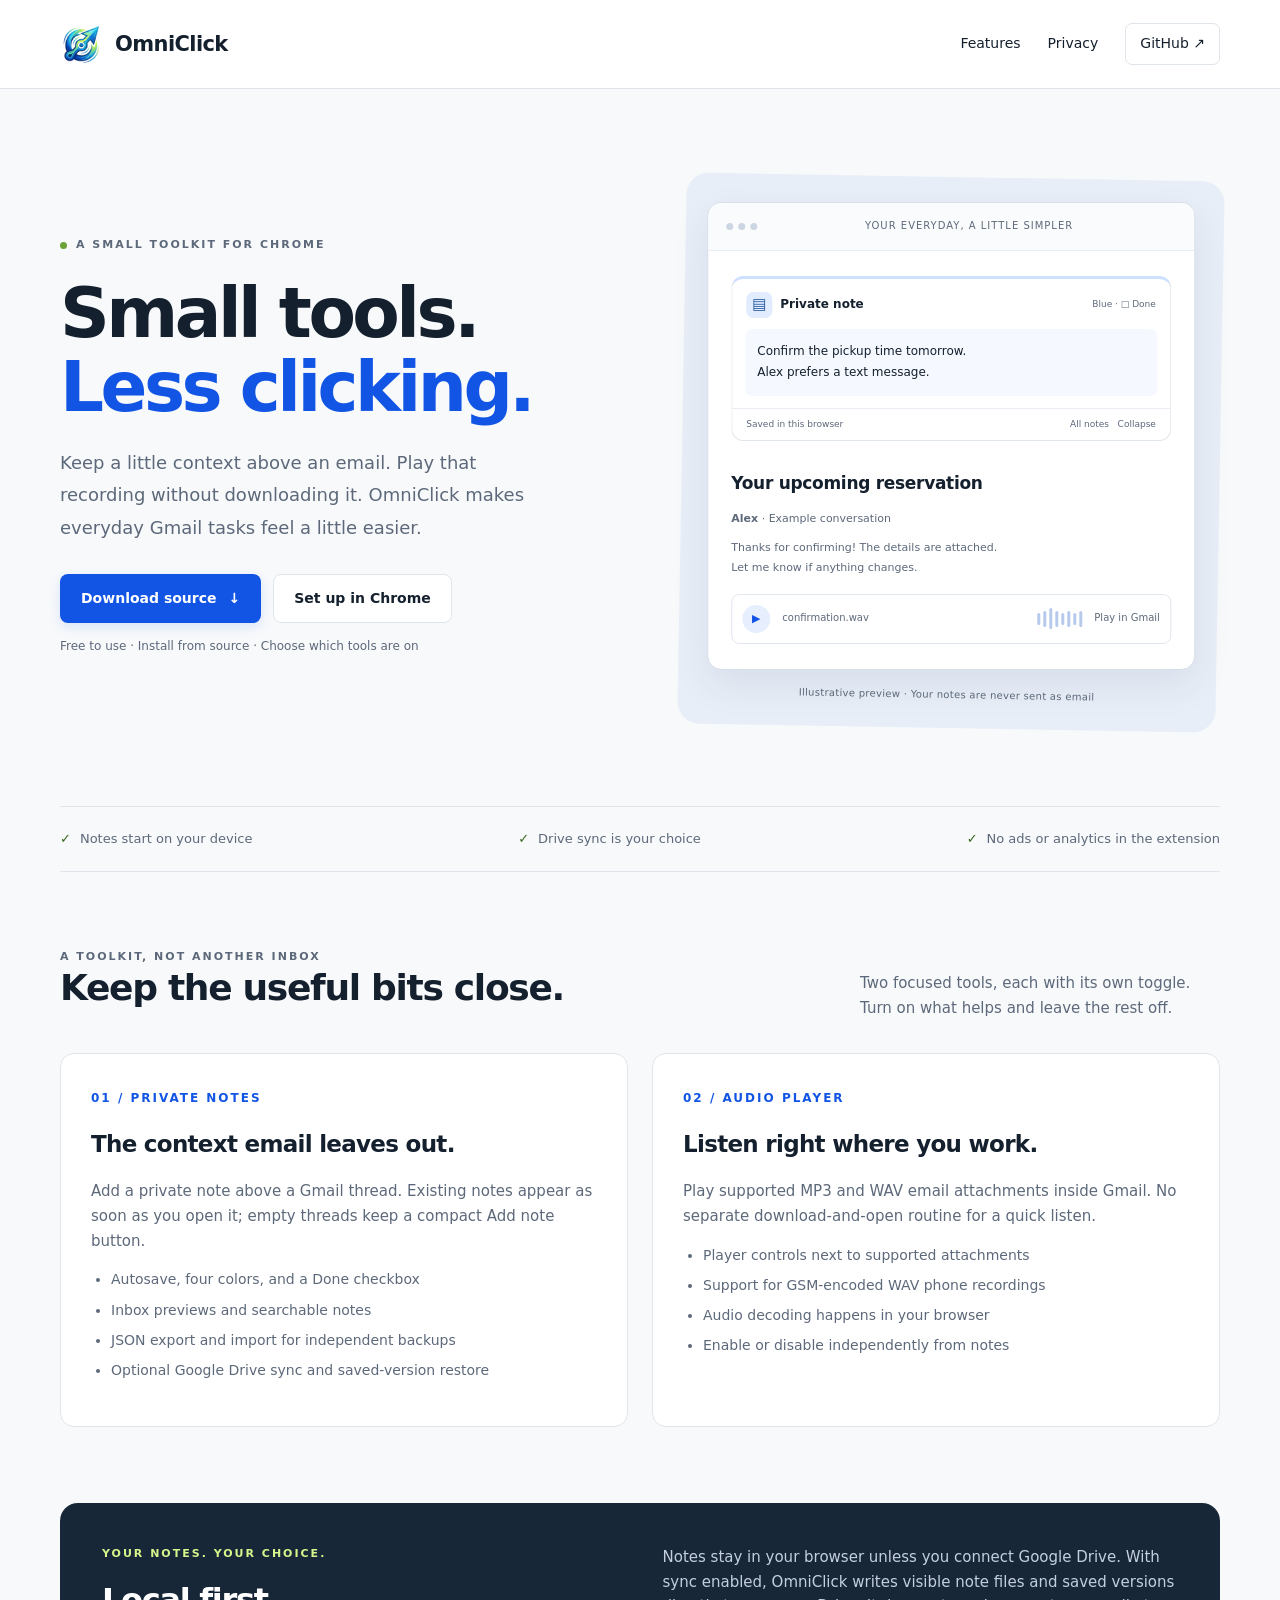
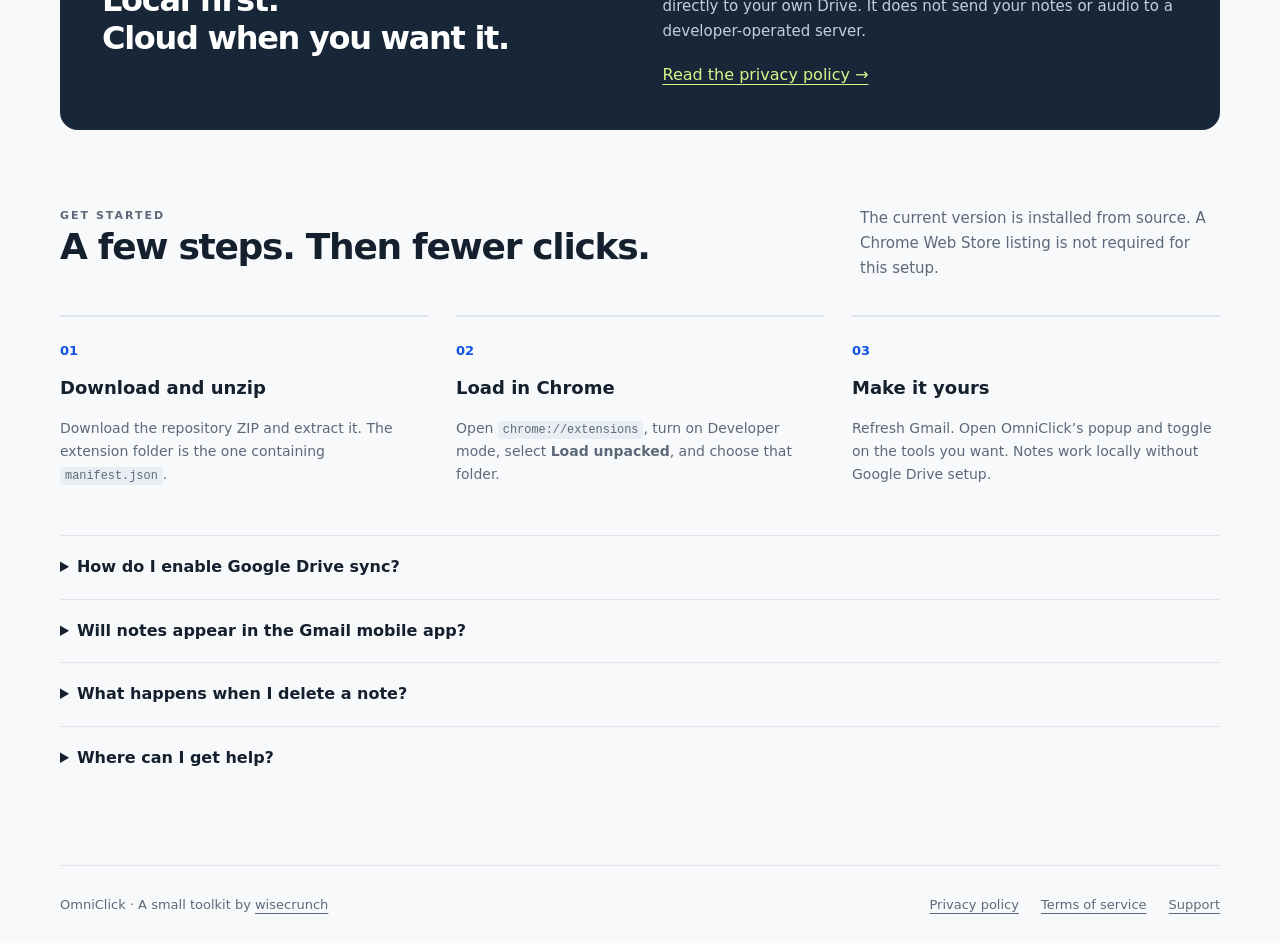
<file: docs/index.html>
<!doctype html>
<html lang="en">
<head>
  <meta charset="utf-8"><meta name="viewport" content="width=device-width,initial-scale=1">
  <title>OmniClick — Small tools. Less clicking.</title>
  <meta name="description" content="A lightweight Chrome extension for private Gmail notes, in-browser audio playback, and optional Google Drive note sync.">
  <meta name="theme-color" content="#1255e5"><link rel="canonical" href="https://wisecrunch.github.io/OmniClick/">
  <link rel="icon" href="assets/icon128.png"><link rel="stylesheet" href="styles.css">
</head>
<body>
<a class="skip" href="#main">Skip to content</a>
<header><div class="wrap nav"><a class="brand" href="./"><img src="assets/icon128.png" width="43" height="43" alt="">OmniClick</a><nav aria-label="Main navigation"><a href="#features">Features</a><a href="privacy.html">Privacy</a><a class="repo" href="https://github.com/wisecrunch/OmniClick">GitHub ↗</a></nav></div></header>
<main id="main">
<div class="wrap"><section class="hero" aria-labelledby="hero-title">
  <div><div class="eyebrow"><span class="dot"></span>A small toolkit for Chrome</div><h1 id="hero-title">Small tools.<br><em>Less clicking.</em></h1><p class="intro">Keep a little context above an email. Play that recording without downloading it. OmniClick makes everyday Gmail tasks feel a little easier.</p><div class="cta-row"><a class="btn primary" href="https://github.com/wisecrunch/OmniClick/archive/refs/heads/main.zip">Download source <span aria-hidden="true">↓</span></a><a class="btn secondary" href="#get-started">Set up in Chrome</a></div><p class="fine">Free to use · Install from source · Choose which tools are on</p></div>
  <div class="hero-art"><div class="demo" aria-label="Illustration of a private note and an audio attachment in an example Gmail conversation"><div class="demo-top"><i></i><i></i><i></i><span>YOUR EVERYDAY, A LITTLE SIMPLER</span></div><div class="demo-body"><div class="note"><div class="note-head"><strong><span class="note-glyph" aria-hidden="true">▤</span>Private note</strong><small>Blue · □ Done</small></div><div class="note-text">Confirm the pickup time tomorrow.<br>Alex prefers a text message.</div><div class="note-foot"><span>Saved in this browser</span><span>All notes &nbsp; Collapse</span></div></div><h3>Your upcoming reservation</h3><p><strong>Alex</strong> · Example conversation</p><p>Thanks for confirming! The details are attached.<br>Let me know if anything changes.</p><div class="audio"><span class="play" aria-hidden="true">▶</span><span>confirmation.wav</span><span class="wave" aria-hidden="true"><i></i><i></i><i></i><i></i><i></i><i></i><i></i><i></i></span><span>Play in Gmail</span></div></div></div><p class="demo-label">Illustrative preview · Your notes are never sent as email</p></div>
</section><div class="ribbon"><span>Notes start on your device</span><span>Drive sync is your choice</span><span>No ads or analytics in the extension</span></div></div>
<section id="features" class="wrap section"><div class="section-title"><div><div class="eyebrow">A toolkit, not another inbox</div><h2>Keep the useful bits close.</h2></div><p>Two focused tools, each with its own toggle. Turn on what helps and leave the rest off.</p></div><div class="feature-grid"><article class="feature"><span class="number">01 / PRIVATE NOTES</span><h3>The context email leaves out.</h3><p>Add a private note above a Gmail thread. Existing notes appear as soon as you open it; empty threads keep a compact Add note button.</p><ul><li>Autosave, four colors, and a Done checkbox</li><li>Inbox previews and searchable notes</li><li>JSON export and import for independent backups</li><li>Optional Google Drive sync and saved-version restore</li></ul></article><article class="feature"><span class="number">02 / AUDIO PLAYER</span><h3>Listen right where you work.</h3><p>Play supported MP3 and WAV email attachments inside Gmail. No separate download-and-open routine for a quick listen.</p><ul><li>Player controls next to supported attachments</li><li>Support for GSM-encoded WAV phone recordings</li><li>Audio decoding happens in your browser</li><li>Enable or disable independently from notes</li></ul></article></div></section>
<section class="wrap" aria-labelledby="privacy-title"><div class="privacy-band"><div><div class="eyebrow">Your notes. Your choice.</div><h2 id="privacy-title">Local first.<br>Cloud when you want it.</h2></div><div><p>Notes stay in your browser unless you connect Google Drive. With sync enabled, OmniClick writes visible note files and saved versions directly to your own Drive. It does not send your notes or audio to a developer-operated server.</p><a href="privacy.html">Read the privacy policy →</a></div></div></section>
<section id="get-started" class="wrap section"><div class="section-title"><div><div class="eyebrow">Get started</div><h2>A few steps. Then fewer clicks.</h2></div><p>The current version is installed from source. A Chrome Web Store listing is not required for this setup.</p></div><div class="steps"><article class="step"><b>01</b><h3>Download and unzip</h3><p>Download the repository ZIP and extract it. The extension folder is the one containing <code>manifest.json</code>.</p></article><article class="step"><b>02</b><h3>Load in Chrome</h3><p>Open <code>chrome://extensions</code>, turn on Developer mode, select <strong>Load unpacked</strong>, and choose that folder.</p></article><article class="step"><b>03</b><h3>Make it yours</h3><p>Refresh Gmail. Open OmniClick’s popup and toggle on the tools you want. Notes work locally without Google Drive setup.</p></article></div><details class="faq"><summary>How do I enable Google Drive sync?</summary><p>Open <strong>Google Drive sync</strong> in the extension popup and follow its Google sign-in setup. Source installations require a Google Cloud project, the Drive API, and a Chrome Extension OAuth client matching the extension ID. See the <a href="https://github.com/wisecrunch/OmniClick#google-sign-in-and-visible-drive-sync-chrome">repository setup guide</a>. Drive access is limited to files created or explicitly authorized for OmniClick.</p></details><details class="faq"><summary>Will notes appear in the Gmail mobile app?</summary><p>This is a desktop Chrome extension. It does not add notes to the official Gmail mobile app. Drive sync shares notes between configured desktop installations; it does not install a mobile Gmail interface.</p></details><details class="faq"><summary>What happens when I delete a note?</summary><p>Deleting a note in OmniClick removes it from the notes list and syncs a deletion marker if Drive is connected. Earlier uploaded versions remain in Drive’s Backups folder until you delete those files. Export a backup before removing the extension.</p></details><details class="faq"><summary>Where can I get help?</summary><p>Use the <a href="https://github.com/wisecrunch/OmniClick/issues">GitHub issue tracker</a> for questions and bug reports. Issues are public, so leave out notes, email contents, credentials, and other private information.</p></details></section>
</main><footer class="wrap foot"><span>OmniClick · A small toolkit by <a href="https://github.com/wisecrunch">wisecrunch</a></span><div class="foot-links"><a href="privacy.html">Privacy policy</a><a href="terms.html">Terms of service</a><a href="https://github.com/wisecrunch/OmniClick/issues">Support</a></div></footer>
</body></html>
</file>
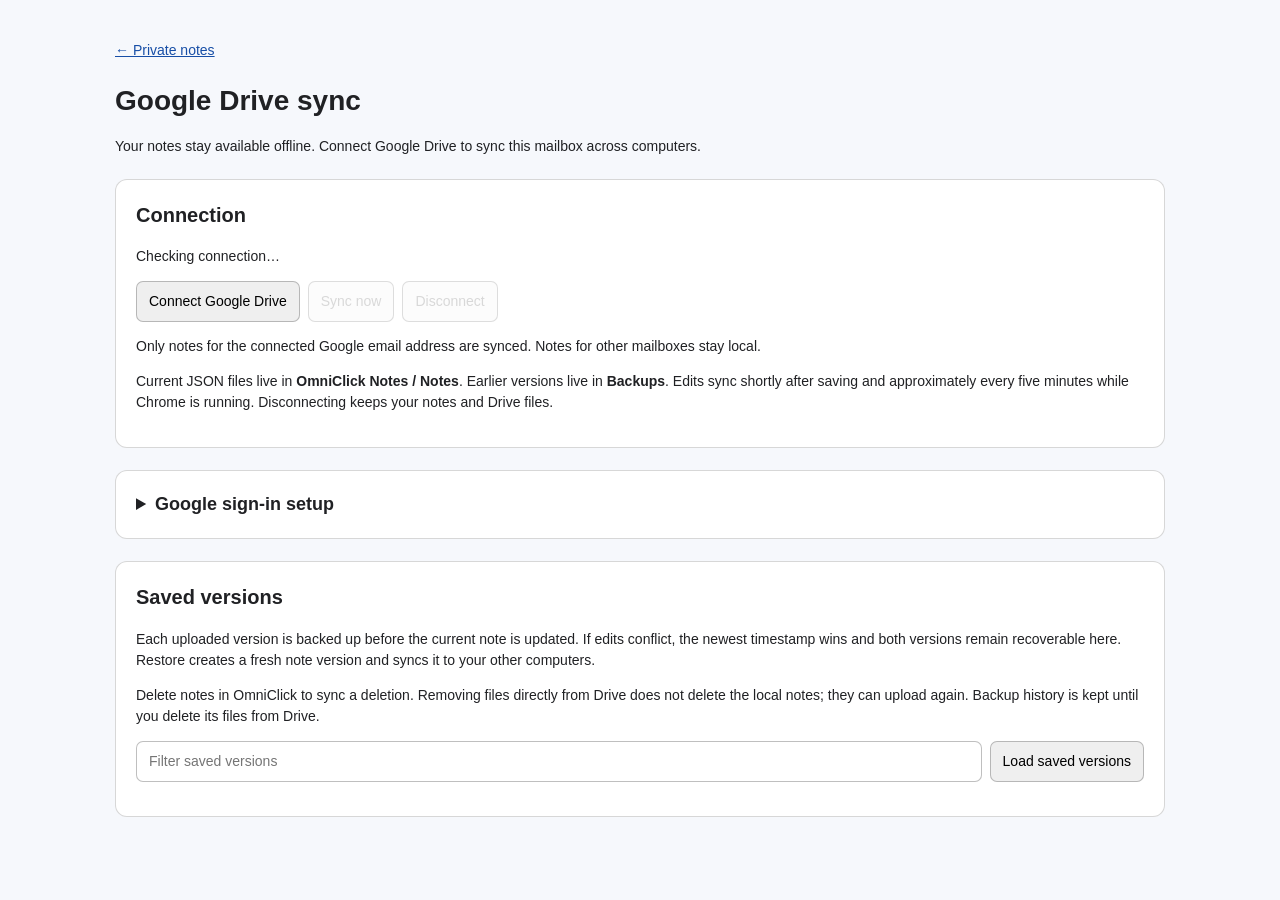
<file: drive.html>
<!doctype html>
<html lang="en">
<head>
  <meta charset="utf-8">
  <meta name="viewport" content="width=device-width, initial-scale=1">
  <title>OmniClick — Google Drive sync</title>
  <link rel="stylesheet" href="notes-manager.css">
  <link rel="stylesheet" href="drive.css">
</head>
<body>
  <main>
    <a href="notes.html">← Private notes</a>
    <h1>Google Drive sync</h1>
    <p>Your notes stay available offline. Connect Google Drive to sync this mailbox across computers.</p>
    <section class="panel">
      <h2>Connection</h2>
      <p id="drive-state" role="status">Checking connection…</p>
      <p id="drive-error" role="alert"></p>
      <div class="toolbar">
        <button id="connect" type="button">Connect Google Drive</button>
        <button id="sync" type="button" disabled>Sync now</button>
        <button id="disconnect" type="button" disabled>Disconnect</button>
        <a id="folder" target="_blank" rel="noopener" hidden>Open Drive folder</a>
      </div>
      <p>Only notes for the connected Google email address are synced. Notes for other mailboxes stay local.</p>
      <p>Current JSON files live in <strong>OmniClick Notes / Notes</strong>. Earlier versions live in <strong>Backups</strong>.
        Edits sync shortly after saving and approximately every five minutes while Chrome is running.
        Disconnecting keeps your notes and Drive files.</p>
    </section>
    <details id="setup" class="panel">
      <summary>Google sign-in setup</summary>
      <p id="configured-client"></p>
      <p>Extension ID: <code id="extension-id"></code> <button id="copy-id" type="button">Copy ID</button></p>
      <ol>
        <li>In <a href="https://console.cloud.google.com/apis/library/drive.googleapis.com" target="_blank" rel="noopener">Google Cloud</a>, enable Google Drive API in your project.</li>
        <li>Configure Google Auth Platform branding and audience. If the app is in Testing, add your Google account as a test user.</li>
        <li>Create an OAuth client of type <strong>Chrome Extension</strong> (formerly Chrome App), using the extension ID above as its Item ID. A Web application client will not work with this sign-in method.</li>
        <li>In Data Access, add <code>https://www.googleapis.com/auth/drive.file</code>. No full-Drive access or client secret is needed.</li>
        <li>Paste the client ID below and download the configured manifest. Replace <code>manifest.json</code> inside your OmniClick extension folder, then reload OmniClick at <code>chrome://extensions</code> and reopen this page.</li>
        <li>Click <strong>Connect Google Drive</strong> and allow access to files created by OmniClick.</li>
      </ol>
      <label for="client-id">OAuth client ID</label>
      <div class="toolbar"><input id="client-id" placeholder="123456789-example.apps.googleusercontent.com" autocomplete="off" spellcheck="false">
        <button id="configure" type="button">Download configured manifest</button></div>
      <p id="setup-message" role="status"></p>
      <p>For another computer, use the same Google Cloud project and an OAuth client matching that installation's extension ID.
        Unpacked extension IDs can change when the folder path changes. For one portable ID, use the same published extension or a package with a fixed public manifest key.
        Export your notes before changing the extension ID.</p>
      <p><a href="https://developer.chrome.com/docs/extensions/how-to/integrate/oauth" target="_blank" rel="noopener">Chrome OAuth documentation</a></p>
    </details>
    <section class="panel">
      <h2>Saved versions</h2>
      <p>Each uploaded version is backed up before the current note is updated. If edits conflict, the newest timestamp wins and both versions remain recoverable here.
        Restore creates a fresh note version and syncs it to your other computers.</p>
      <p>Delete notes in OmniClick to sync a deletion. Removing files directly from Drive does not delete the local notes; they can upload again.
        Backup history is kept until you delete its files from Drive.</p>
      <div class="toolbar"><input id="history-search" type="search" placeholder="Filter saved versions" aria-label="Filter saved versions">
        <button id="history-load" type="button">Load saved versions</button></div>
      <p id="history-message" role="status"></p>
      <div id="history"></div>
    </section>
  </main>
  <script src="drive.js"></script>
</body>
</html>
</file>
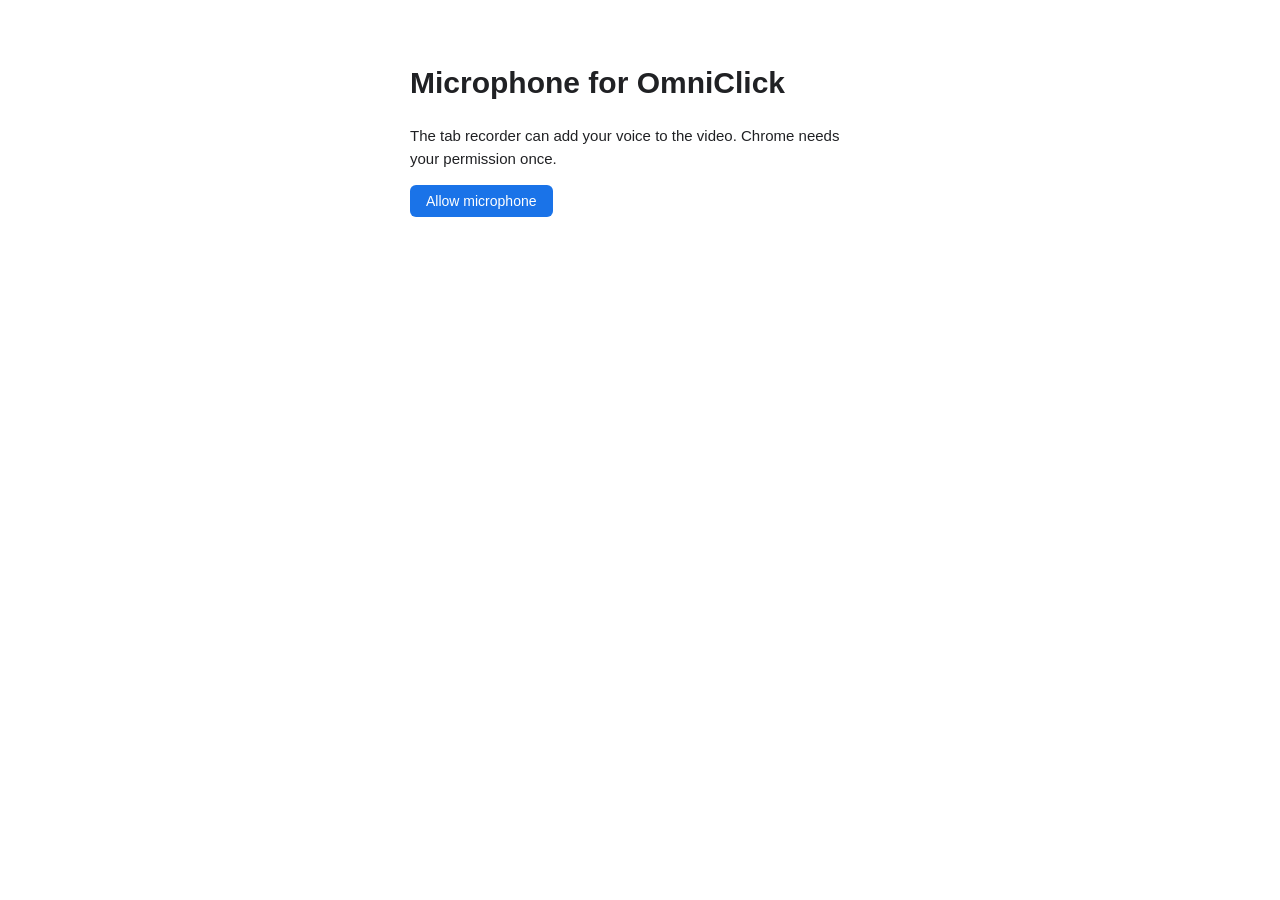
<file: mic.html>
<!doctype html>
<html lang="en">
<head>
  <meta charset="utf-8">
  <meta name="viewport" content="width=device-width, initial-scale=1">
  <title>OmniClick microphone</title>
  <style>
    body { font: 15px/1.5 Roboto, Arial, sans-serif; max-width: 460px; margin: 60px auto; padding: 0 16px; color: #202124; background: #fff; }
    @media (prefers-color-scheme: dark) { body { color: #e8eaed; background: #202124; } }
    button { padding: 8px 16px; border: 0; border-radius: 6px; background: #1a73e8; color: #fff; font: 500 14px Roboto, Arial, sans-serif; cursor: pointer; }
    #msg { margin-top: 16px; }
  </style>
</head>
<body>
  <h1>Microphone for OmniClick</h1>
  <p>The tab recorder can add your voice to the video. Chrome needs your permission once.</p>
  <button id="allow" type="button">Allow microphone</button>
  <p id="msg" role="status"></p>
  <script src="mic.js"></script>
</body>
</html>
</file>
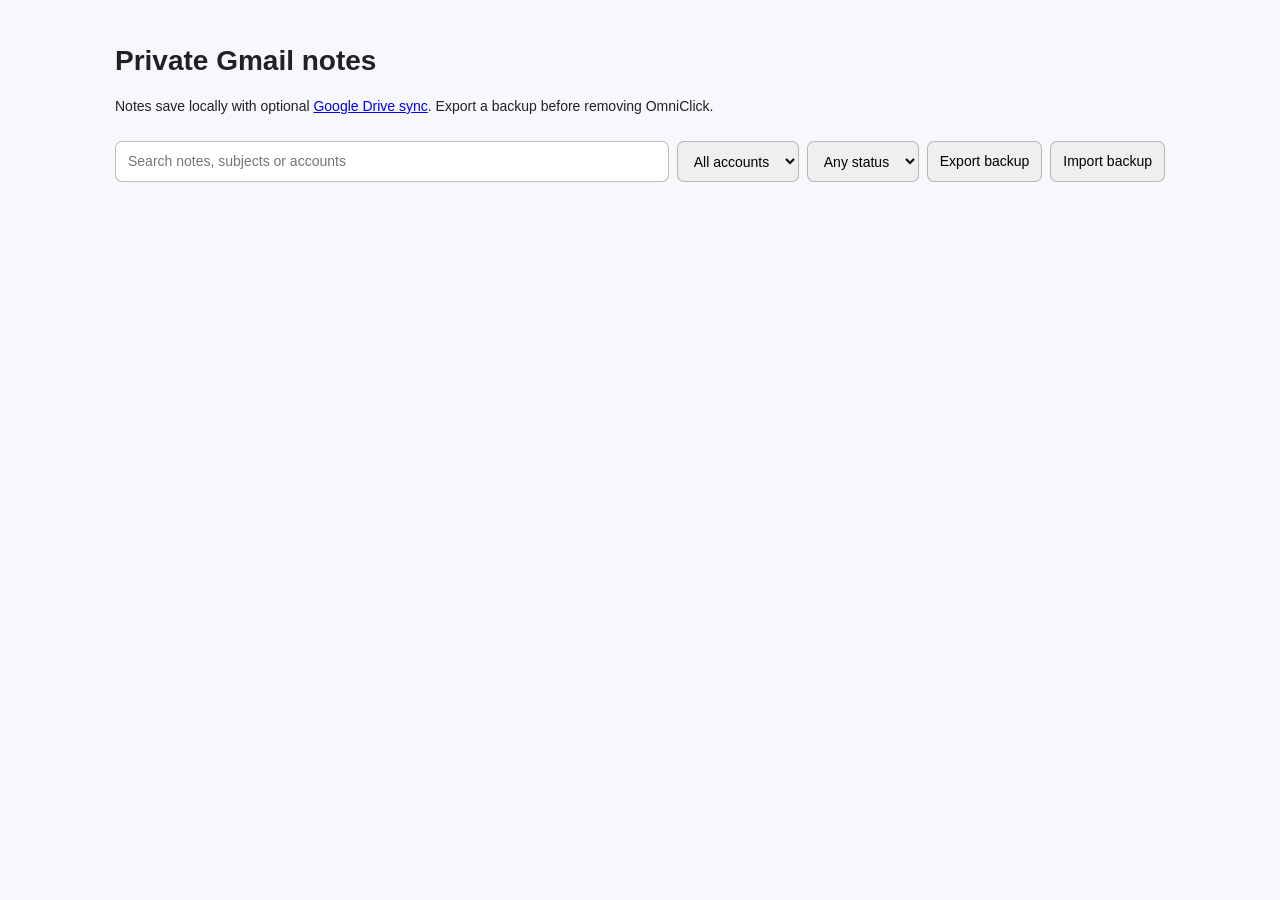
<file: notes.html>
<!doctype html>
<html lang="en">
<head>
  <meta charset="utf-8">
  <meta name="viewport" content="width=device-width, initial-scale=1">
  <title>OmniClick — Private Gmail notes</title>
  <link rel="stylesheet" href="notes-manager.css">
</head>
<body>
  <main>
    <h1>Private Gmail notes</h1>
    <p>Notes save locally with optional <a href="drive.html">Google Drive sync</a>. Export a backup before removing OmniClick.</p>
    <div class="toolbar">
      <input id="search" type="search" placeholder="Search notes, subjects or accounts" aria-label="Search notes">
      <select id="account" aria-label="Filter by account"><option value="">All accounts</option></select>
      <select id="status" aria-label="Filter by status"><option value="">Any status</option><option value="open">Open</option><option value="done">Done</option></select>
      <button id="export" type="button">Export backup</button>
      <button id="import" type="button">Import backup</button>
      <input id="file" type="file" accept=".json,application/json" hidden>
    </div>
    <p id="message" role="status"></p>
    <div id="notes"></div>
  </main>
  <script src="notes-store.js"></script>
  <script src="notes-manager.js"></script>
</body>
</html>
</file>
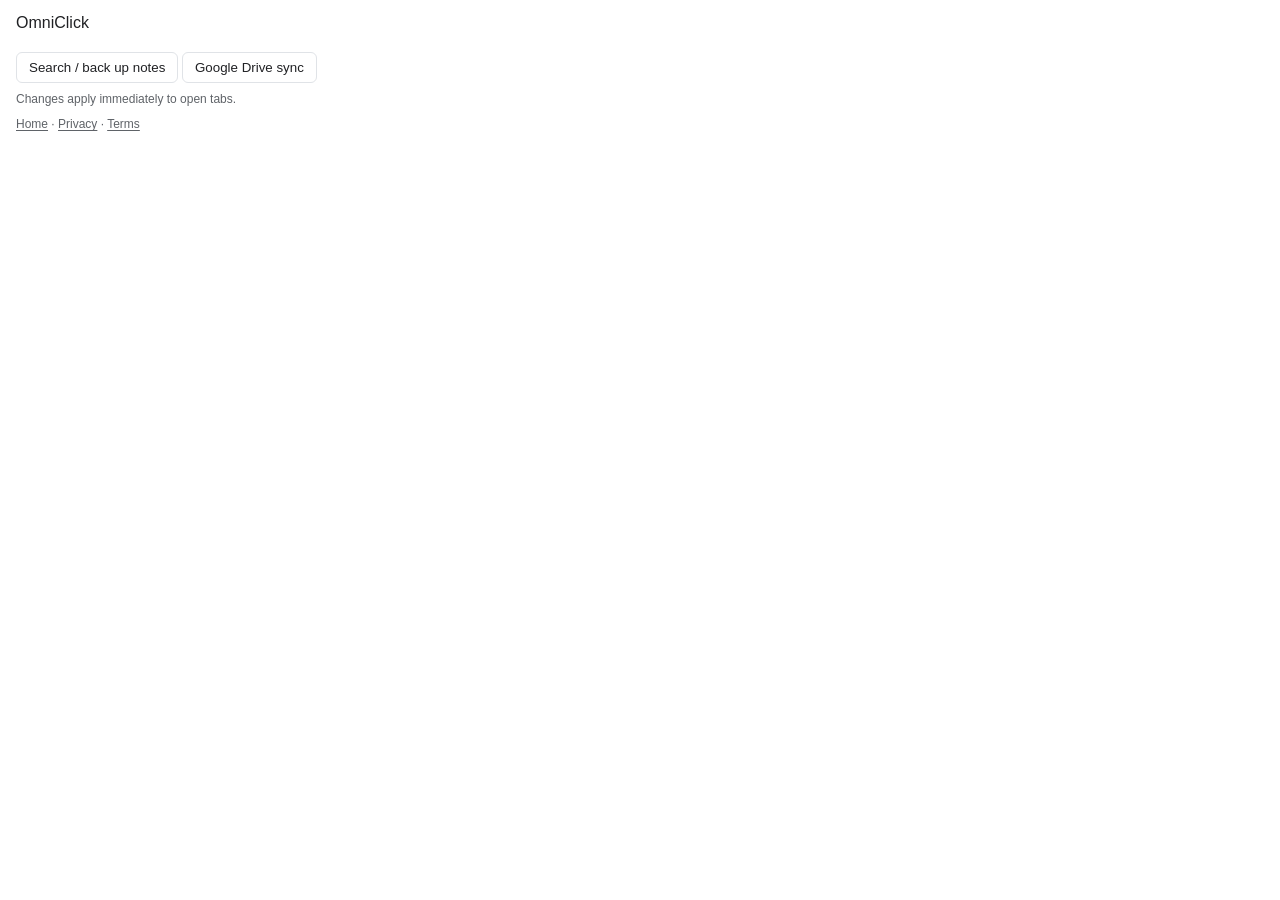
<file: popup.html>
<!doctype html>
<html lang="en">
<head>
  <meta charset="utf-8">
  <meta name="viewport" content="width=device-width, initial-scale=1">
  <title>OmniClick</title>
  <link rel="stylesheet" href="popup.css">
</head>
<body>
  <h1>OmniClick</h1>
  <ul id="features"></ul>
  <section id="rec" hidden>
    <h2>Tab recorder</h2>
    <label class="opt"><input type="checkbox" id="optAudio"> Record tab audio</label>
    <label class="opt"><input type="checkbox" id="optPointer"> Show cursor and clicks</label>
    <label class="opt"><input type="checkbox" id="optKeys"> Show typed keys (passwords are masked)</label>
    <label class="opt"><input type="checkbox" id="optMic"> Narrate with microphone</label>
    <label class="opt"><input type="checkbox" id="optAllSites"> Keep overlay after moving to other sites (asks for all-sites access)</label>
    <button id="recBtn" type="button">Start recording</button>
    <button id="pauseBtn" type="button" hidden>Pause</button>
    <div id="recStatus" class="hint" role="status"></div>
    <a id="openRecs" href="#">Open recordings</a>
    <div class="hint">Shortcut: Alt+Shift+R to start or stop (change it at chrome://extensions/shortcuts).</div>
  </section>
  <button id="manage-notes" type="button">Search / back up notes</button>
  <button id="drive-settings" type="button">Google Drive sync</button>
  <p class="hint">Changes apply immediately to open tabs.</p>
  <p class="hint"><a href="https://wisecrunch.github.io/OmniClick/" target="_blank" rel="noopener">Home</a> · <a href="https://wisecrunch.github.io/OmniClick/privacy.html" target="_blank" rel="noopener">Privacy</a> · <a href="https://wisecrunch.github.io/OmniClick/terms.html" target="_blank" rel="noopener">Terms</a></p>
  <script src="shared.js"></script>
  <script src="popup.js"></script>
</body>
</html>
</file>
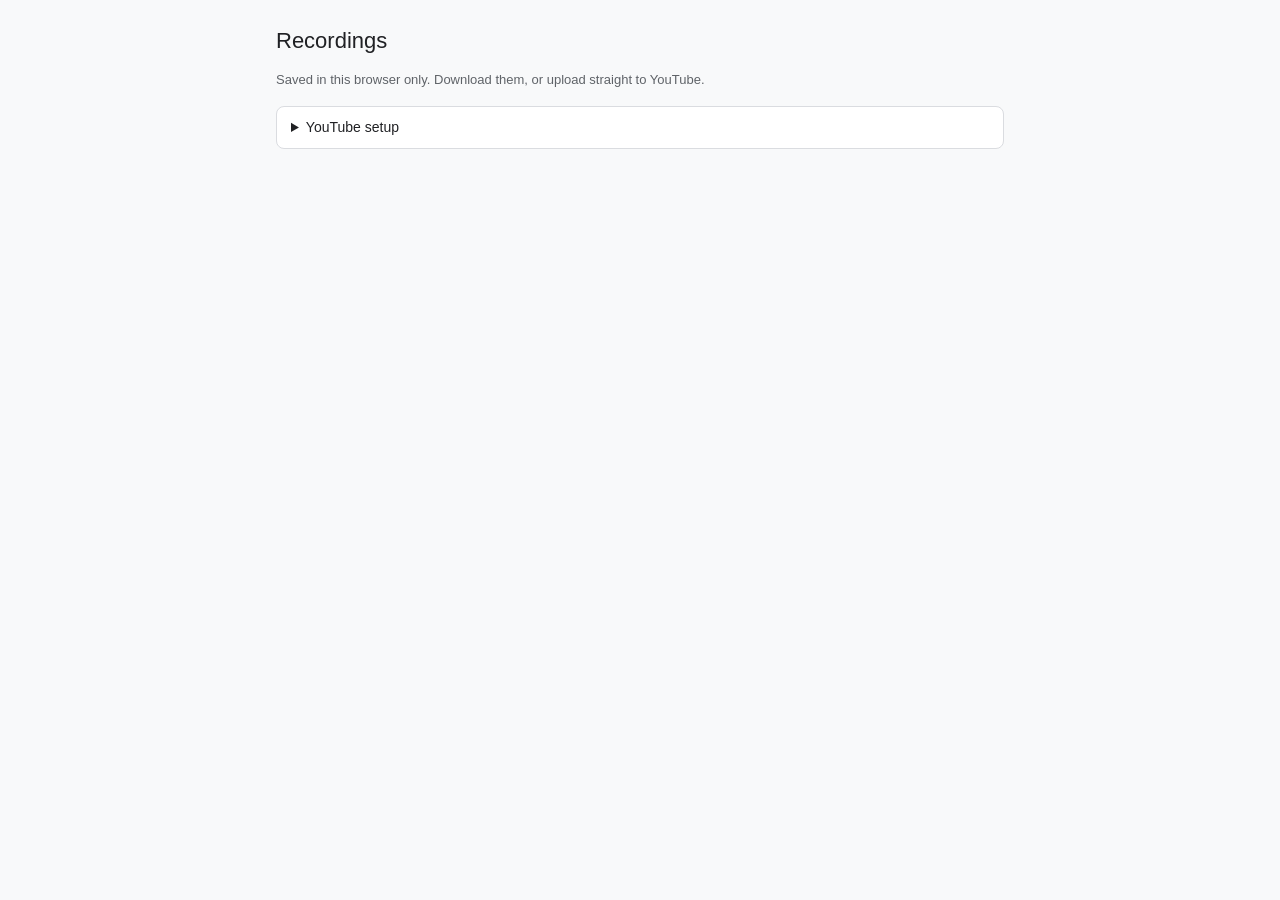
<file: recordings.html>
<!doctype html>
<html lang="en">
<head>
  <meta charset="utf-8">
  <meta name="viewport" content="width=device-width, initial-scale=1">
  <title>OmniClick recordings</title>
  <link rel="stylesheet" href="recordings.css">
</head>
<body>
  <main>
    <h1>Recordings</h1>
    <p class="muted">Saved in this browser only. Download them, or upload straight to YouTube.</p>

    <details id="setup">
      <summary>YouTube setup</summary>
      <p>Uploading uses your own Google Cloud project, so nothing goes through anyone else's server. One-time setup:</p>
      <ol>
        <li>In <a href="https://console.cloud.google.com/" target="_blank" rel="noopener">Google Cloud Console</a>, create a project and enable <b>YouTube Data API v3</b>.</li>
        <li>Set up the OAuth consent screen (External) and add your Google account as a test user.</li>
        <li>Create credentials: <b>OAuth client ID</b>, type <b>Web application</b>. Under <b>Authorized redirect URIs</b> add:
          <div class="row"><code id="redirect"></code><button type="button" id="copyRedirect">Copy</button></div>
        </li>
        <li>Paste the Client ID here:
          <div class="row"><input id="clientId" type="text" placeholder="1234-abc.apps.googleusercontent.com" spellcheck="false"><button type="button" id="saveClient">Save</button></div>
          <div id="clientStatus" class="muted" role="status"></div>
        </li>
      </ol>
      <p class="muted">Google keeps videos uploaded by unverified projects private until the project passes its API audit. You can still make them public in YouTube Studio.</p>
    </details>

    <div id="list"></div>
    <p id="empty" class="muted" hidden>No recordings yet. Open the OmniClick popup and press Start recording.</p>
  </main>
  <script src="db.js"></script>
  <script src="youtube.js"></script>
  <script src="recordings.js"></script>
</body>
</html>
</file>
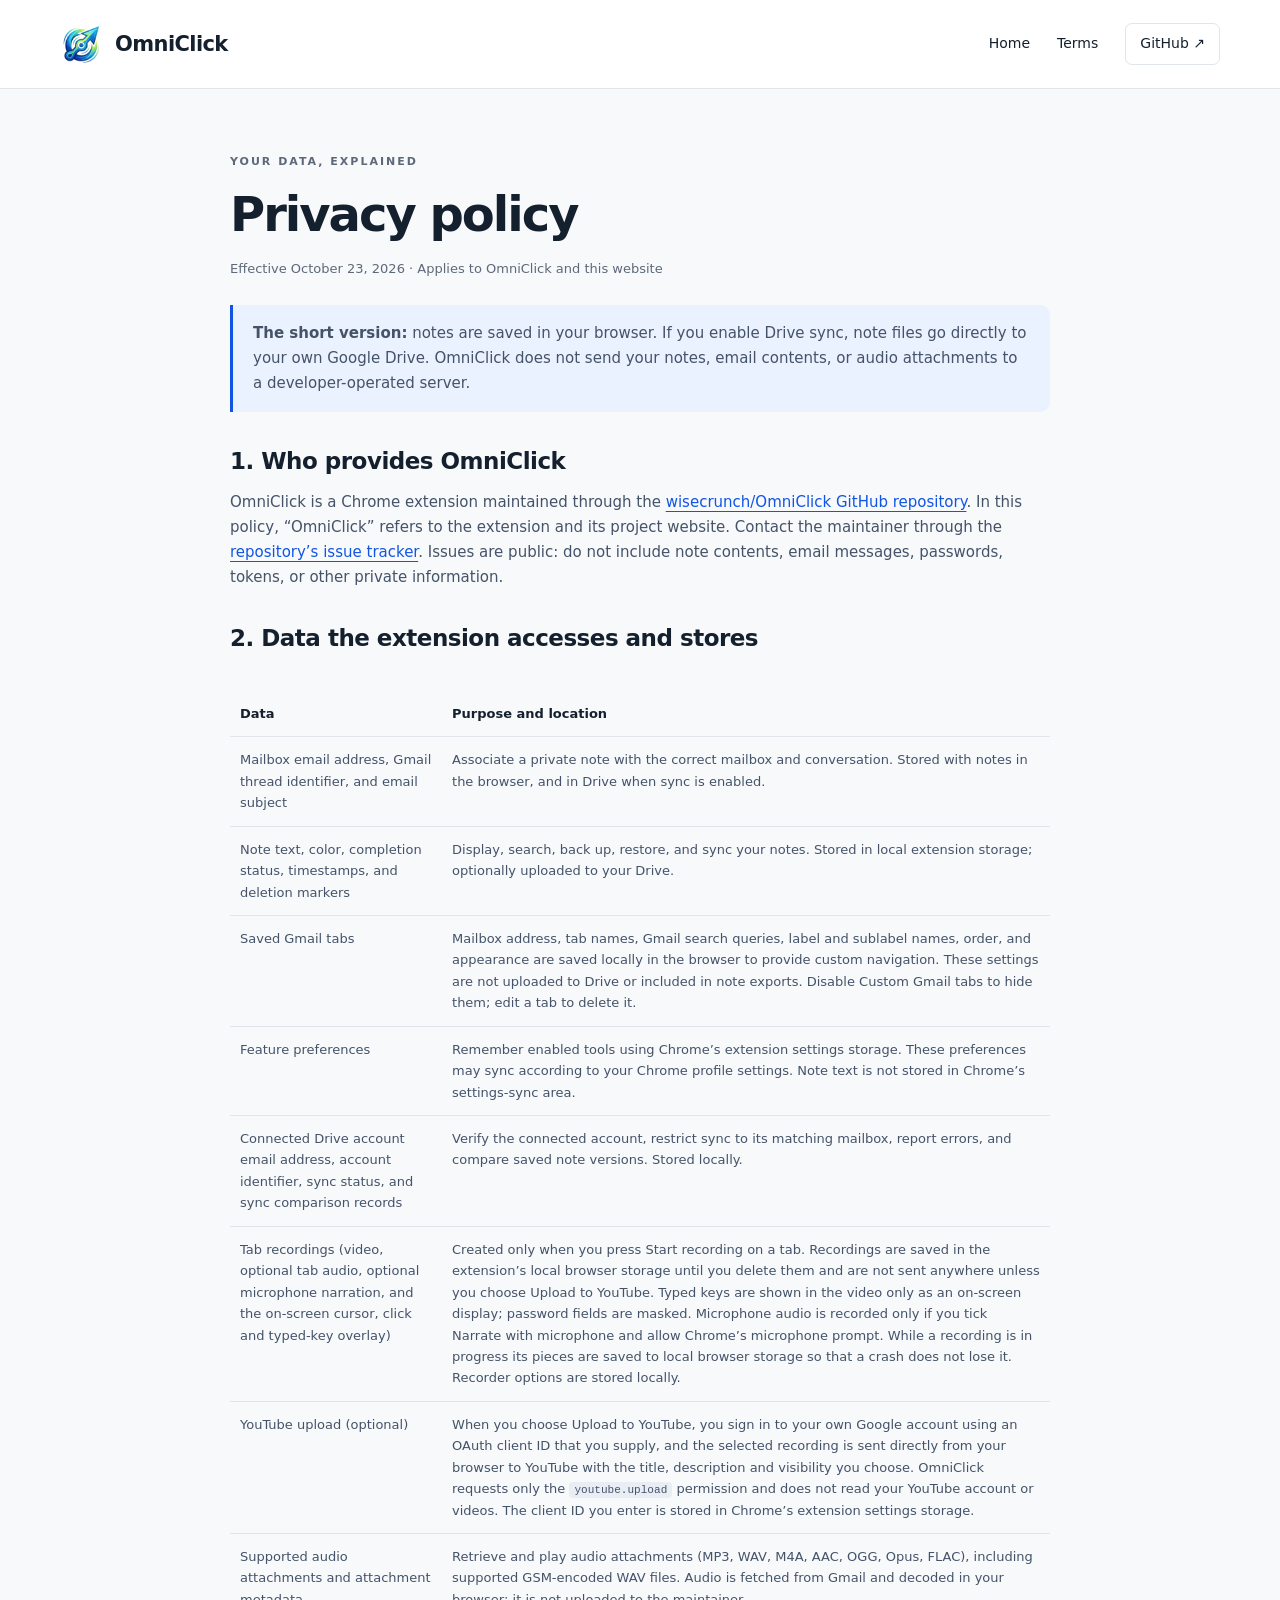
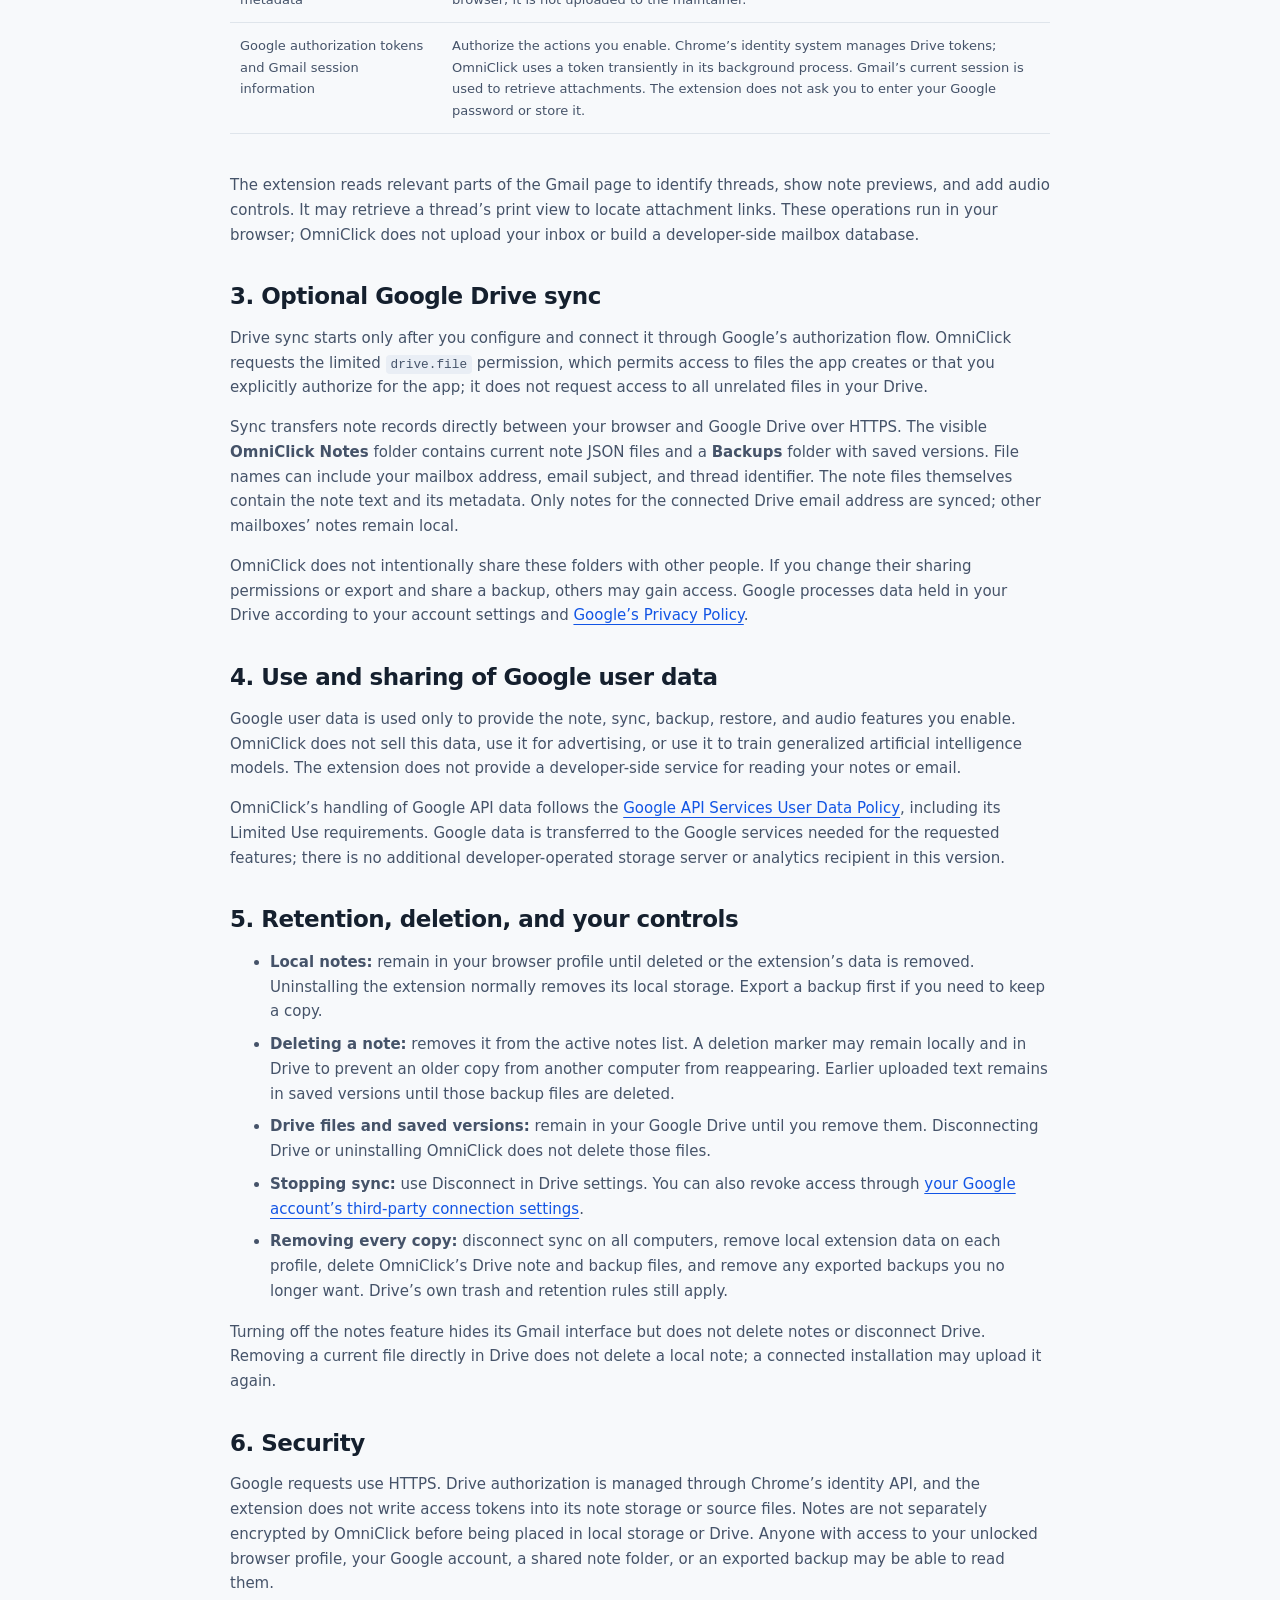
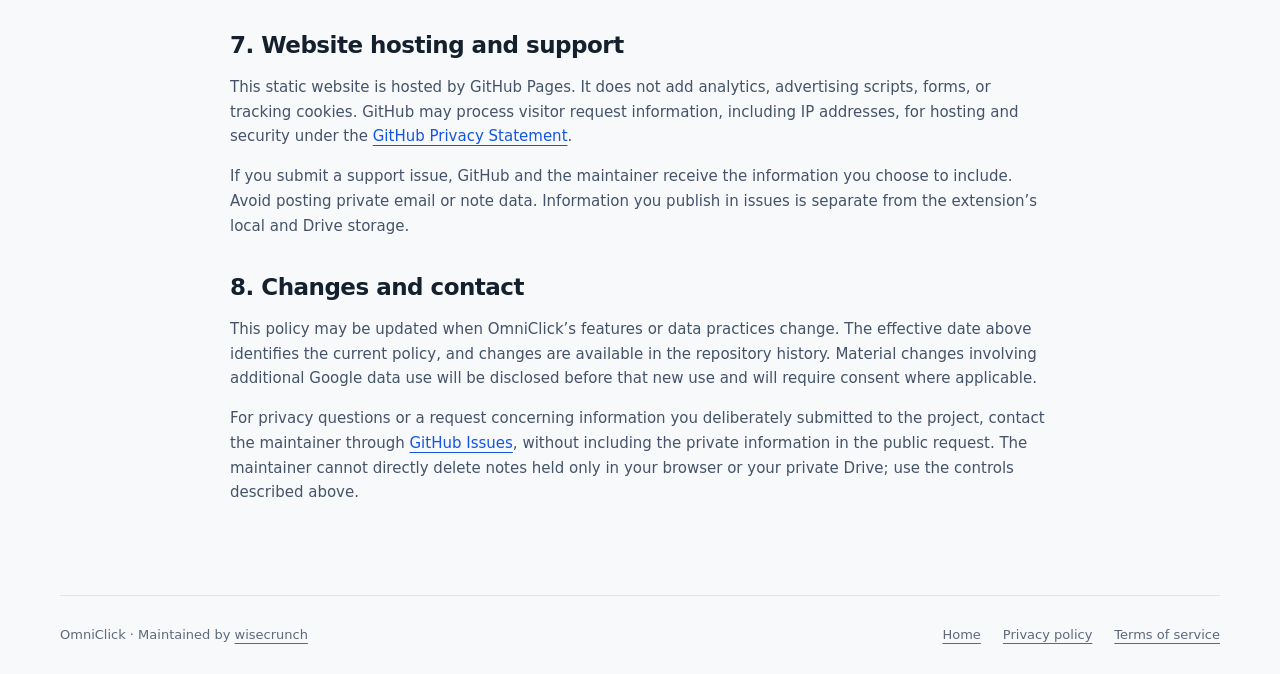
<file: docs/privacy.html>
<!doctype html>
<html lang="en"><head><meta charset="utf-8"><meta name="viewport" content="width=device-width,initial-scale=1"><title>Privacy policy — OmniClick</title><meta name="description" content="How OmniClick handles Gmail notes, audio attachments, local storage, and optional Google Drive sync."><link rel="canonical" href="https://wisecrunch.github.io/OmniClick/privacy.html"><link rel="icon" href="assets/icon128.png"><link rel="stylesheet" href="styles.css"></head>
<body><a class="skip" href="#main">Skip to content</a><header><div class="wrap nav"><a class="brand" href="./"><img src="assets/icon128.png" width="43" height="43" alt="">OmniClick</a><nav aria-label="Main navigation"><a href="./">Home</a><a href="terms.html">Terms</a><a class="repo" href="https://github.com/wisecrunch/OmniClick">GitHub ↗</a></nav></div></header>
<main id="main" class="legal"><div class="eyebrow">Your data, explained</div><h1>Privacy policy</h1><p class="updated">Effective October 23, 2026 · Applies to OmniClick and this website</p>
<div class="callout"><p><strong>The short version:</strong> notes are saved in your browser. If you enable Drive sync, note files go directly to your own Google Drive. OmniClick does not send your notes, email contents, or audio attachments to a developer-operated server.</p></div>
<h2>1. Who provides OmniClick</h2><p>OmniClick is a Chrome extension maintained through the <a href="https://github.com/wisecrunch/OmniClick">wisecrunch/OmniClick GitHub repository</a>. In this policy, “OmniClick” refers to the extension and its project website. Contact the maintainer through the <a href="https://github.com/wisecrunch/OmniClick/issues">repository’s issue tracker</a>. Issues are public: do not include note contents, email messages, passwords, tokens, or other private information.</p>
<h2>2. Data the extension accesses and stores</h2><div class="table-wrap"><table><thead><tr><th scope="col">Data</th><th scope="col">Purpose and location</th></tr></thead><tbody><tr><td>Mailbox email address, Gmail thread identifier, and email subject</td><td>Associate a private note with the correct mailbox and conversation. Stored with notes in the browser, and in Drive when sync is enabled.</td></tr><tr><td>Note text, color, completion status, timestamps, and deletion markers</td><td>Display, search, back up, restore, and sync your notes. Stored in local extension storage; optionally uploaded to your Drive.</td></tr><tr><td>Saved Gmail tabs</td><td>Mailbox address, tab names, Gmail search queries, label and sublabel names, order, and appearance are saved locally in the browser to provide custom navigation. These settings are not uploaded to Drive or included in note exports. Disable Custom Gmail tabs to hide them; edit a tab to delete it.</td></tr><tr><td>Feature preferences</td><td>Remember enabled tools using Chrome’s extension settings storage. These preferences may sync according to your Chrome profile settings. Note text is not stored in Chrome’s settings-sync area.</td></tr><tr><td>Connected Drive account email address, account identifier, sync status, and sync comparison records</td><td>Verify the connected account, restrict sync to its matching mailbox, report errors, and compare saved note versions. Stored locally.</td></tr><tr><td>Tab recordings (video, optional tab audio, optional microphone narration, and the on-screen cursor, click and typed-key overlay)</td><td>Created only when you press Start recording on a tab. Recordings are saved in the extension’s local browser storage until you delete them and are not sent anywhere unless you choose Upload to YouTube. Typed keys are shown in the video only as an on-screen display; password fields are masked. Microphone audio is recorded only if you tick Narrate with microphone and allow Chrome’s microphone prompt. While a recording is in progress its pieces are saved to local browser storage so that a crash does not lose it. Recorder options are stored locally.</td></tr><tr><td>YouTube upload (optional)</td><td>When you choose Upload to YouTube, you sign in to your own Google account using an OAuth client ID that you supply, and the selected recording is sent directly from your browser to YouTube with the title, description and visibility you choose. OmniClick requests only the <code>youtube.upload</code> permission and does not read your YouTube account or videos. The client ID you enter is stored in Chrome’s extension settings storage.</td></tr><tr><td>Supported audio attachments and attachment metadata</td><td>Retrieve and play audio attachments (MP3, WAV, M4A, AAC, OGG, Opus, FLAC), including supported GSM-encoded WAV files. Audio is fetched from Gmail and decoded in your browser; it is not uploaded to the maintainer.</td></tr><tr><td>Google authorization tokens and Gmail session information</td><td>Authorize the actions you enable. Chrome’s identity system manages Drive tokens; OmniClick uses a token transiently in its background process. Gmail’s current session is used to retrieve attachments. The extension does not ask you to enter your Google password or store it.</td></tr></tbody></table></div>
<p>The extension reads relevant parts of the Gmail page to identify threads, show note previews, and add audio controls. It may retrieve a thread’s print view to locate attachment links. These operations run in your browser; OmniClick does not upload your inbox or build a developer-side mailbox database.</p>
<h2>3. Optional Google Drive sync</h2><p>Drive sync starts only after you configure and connect it through Google’s authorization flow. OmniClick requests the limited <code>drive.file</code> permission, which permits access to files the app creates or that you explicitly authorize for the app; it does not request access to all unrelated files in your Drive.</p><p>Sync transfers note records directly between your browser and Google Drive over HTTPS. The visible <strong>OmniClick Notes</strong> folder contains current note JSON files and a <strong>Backups</strong> folder with saved versions. File names can include your mailbox address, email subject, and thread identifier. The note files themselves contain the note text and its metadata. Only notes for the connected Drive email address are synced; other mailboxes’ notes remain local.</p><p>OmniClick does not intentionally share these folders with other people. If you change their sharing permissions or export and share a backup, others may gain access. Google processes data held in your Drive according to your account settings and <a href="https://policies.google.com/privacy">Google’s Privacy Policy</a>.</p>
<h2>4. Use and sharing of Google user data</h2><p>Google user data is used only to provide the note, sync, backup, restore, and audio features you enable. OmniClick does not sell this data, use it for advertising, or use it to train generalized artificial intelligence models. The extension does not provide a developer-side service for reading your notes or email.</p><p>OmniClick’s handling of Google API data follows the <a href="https://developers.google.com/terms/api-services-user-data-policy">Google API Services User Data Policy</a>, including its Limited Use requirements. Google data is transferred to the Google services needed for the requested features; there is no additional developer-operated storage server or analytics recipient in this version.</p>
<h2>5. Retention, deletion, and your controls</h2><ul><li><strong>Local notes:</strong> remain in your browser profile until deleted or the extension’s data is removed. Uninstalling the extension normally removes its local storage. Export a backup first if you need to keep a copy.</li><li><strong>Deleting a note:</strong> removes it from the active notes list. A deletion marker may remain locally and in Drive to prevent an older copy from another computer from reappearing. Earlier uploaded text remains in saved versions until those backup files are deleted.</li><li><strong>Drive files and saved versions:</strong> remain in your Google Drive until you remove them. Disconnecting Drive or uninstalling OmniClick does not delete those files.</li><li><strong>Stopping sync:</strong> use Disconnect in Drive settings. You can also revoke access through <a href="https://myaccount.google.com/permissions">your Google account’s third-party connection settings</a>.</li><li><strong>Removing every copy:</strong> disconnect sync on all computers, remove local extension data on each profile, delete OmniClick’s Drive note and backup files, and remove any exported backups you no longer want. Drive’s own trash and retention rules still apply.</li></ul><p>Turning off the notes feature hides its Gmail interface but does not delete notes or disconnect Drive. Removing a current file directly in Drive does not delete a local note; a connected installation may upload it again.</p>
<h2>6. Security</h2><p>Google requests use HTTPS. Drive authorization is managed through Chrome’s identity API, and the extension does not write access tokens into its note storage or source files. Notes are not separately encrypted by OmniClick before being placed in local storage or Drive. Anyone with access to your unlocked browser profile, your Google account, a shared note folder, or an exported backup may be able to read them.</p>
<h2>7. Website hosting and support</h2><p>This static website is hosted by GitHub Pages. It does not add analytics, advertising scripts, forms, or tracking cookies. GitHub may process visitor request information, including IP addresses, for hosting and security under the <a href="https://docs.github.com/en/site-policy/privacy-policies/github-general-privacy-statement">GitHub Privacy Statement</a>.</p><p>If you submit a support issue, GitHub and the maintainer receive the information you choose to include. Avoid posting private email or note data. Information you publish in issues is separate from the extension’s local and Drive storage.</p>
<h2>8. Changes and contact</h2><p>This policy may be updated when OmniClick’s features or data practices change. The effective date above identifies the current policy, and changes are available in the repository history. Material changes involving additional Google data use will be disclosed before that new use and will require consent where applicable.</p><p>For privacy questions or a request concerning information you deliberately submitted to the project, contact the maintainer through <a href="https://github.com/wisecrunch/OmniClick/issues">GitHub Issues</a>, without including the private information in the public request. The maintainer cannot directly delete notes held only in your browser or your private Drive; use the controls described above.</p>
</main><footer class="wrap foot"><span>OmniClick · Maintained by <a href="https://github.com/wisecrunch">wisecrunch</a></span><div class="foot-links"><a href="./">Home</a><a href="privacy.html" aria-current="page">Privacy policy</a><a href="terms.html">Terms of service</a></div></footer></body></html>
</file>
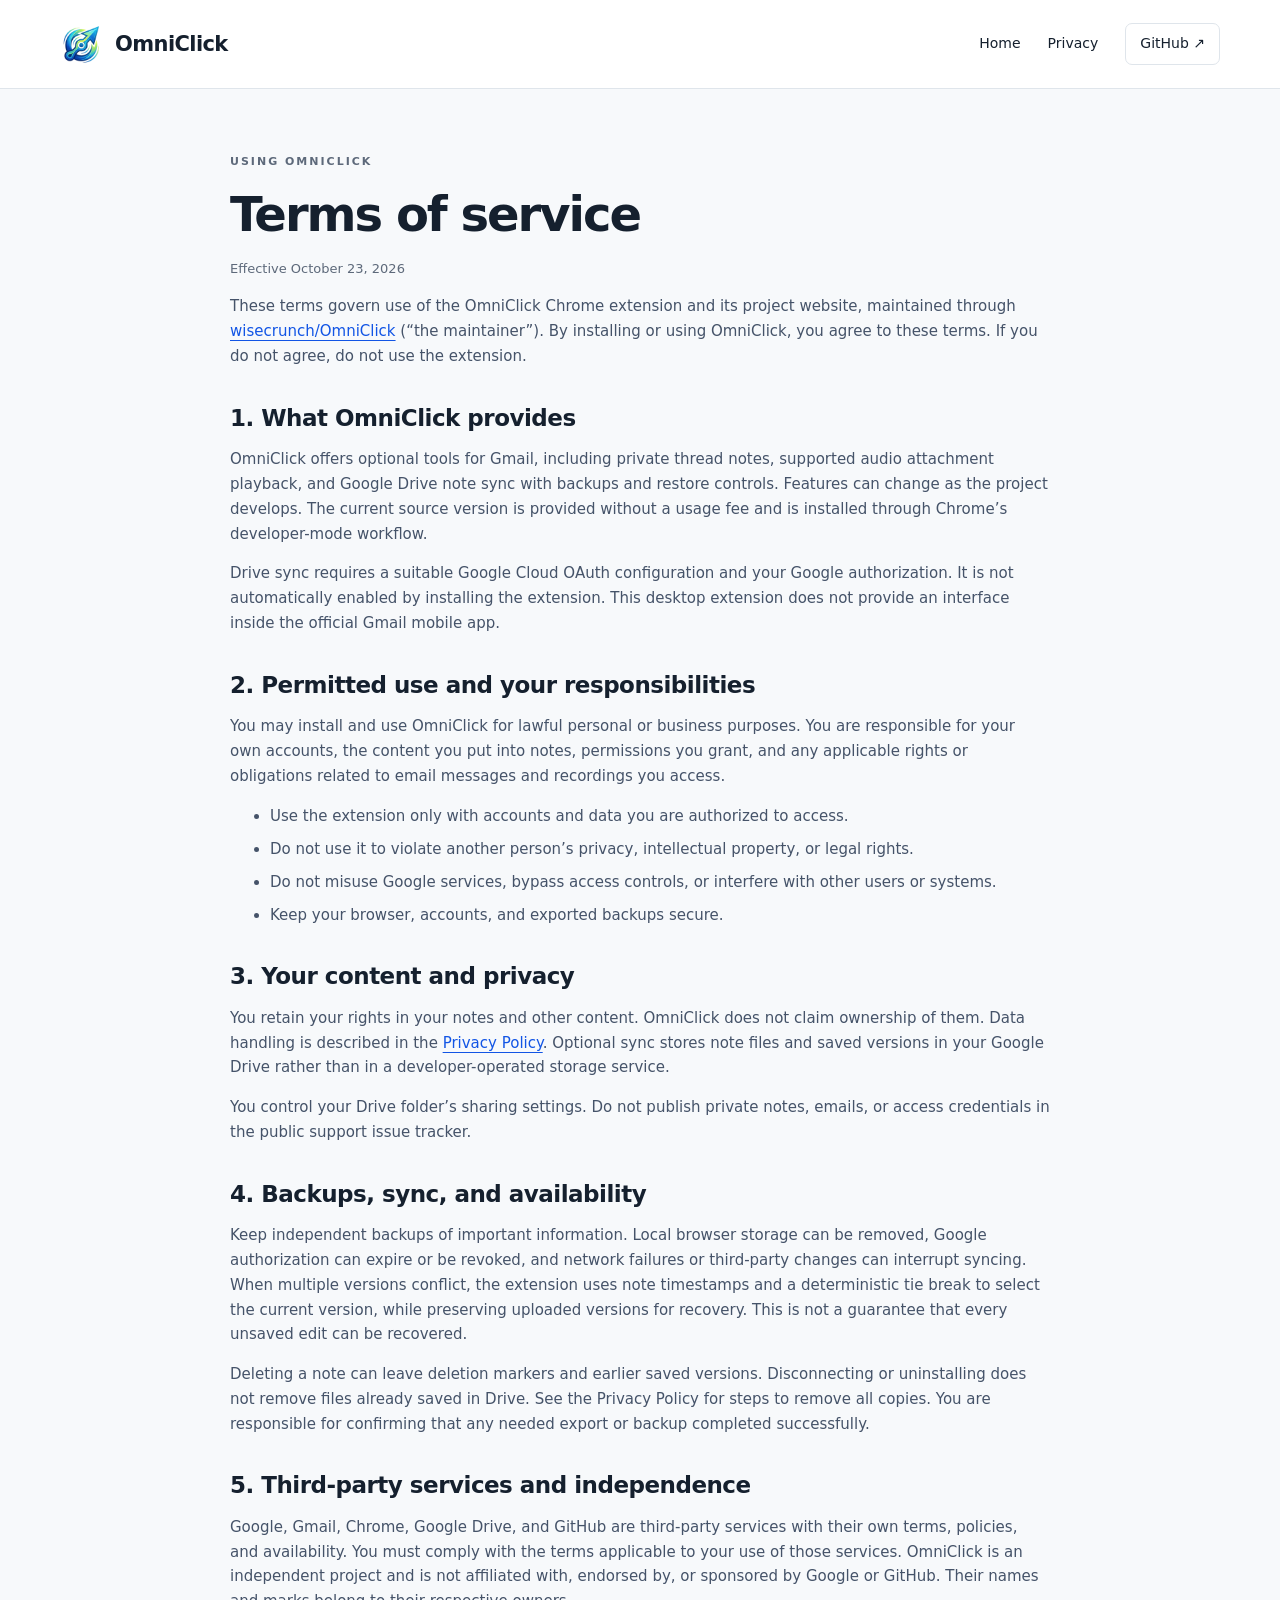
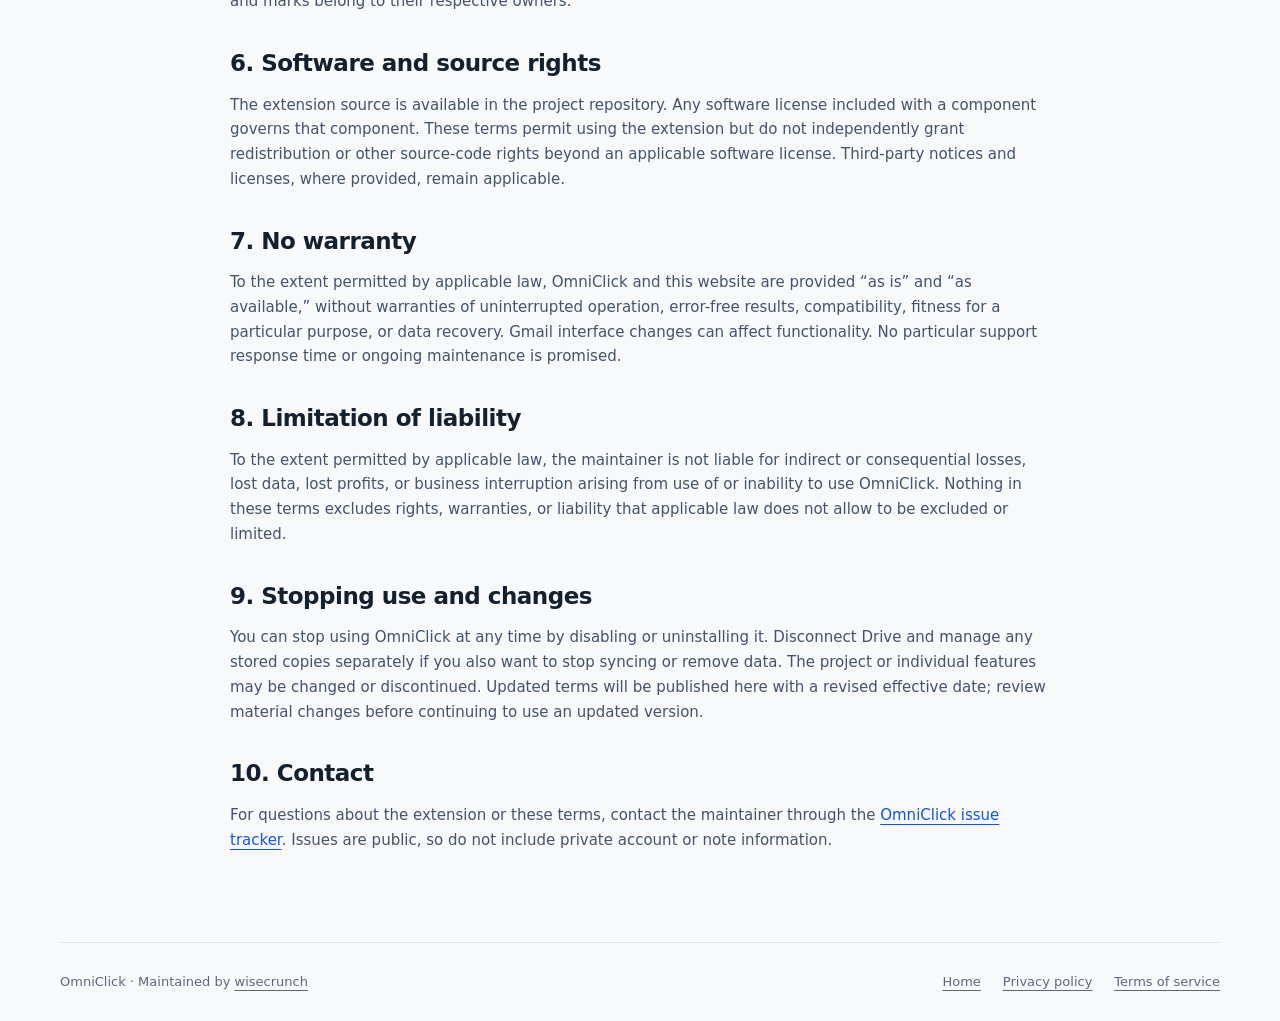
<file: docs/terms.html>
<!doctype html>
<html lang="en"><head><meta charset="utf-8"><meta name="viewport" content="width=device-width,initial-scale=1"><title>Terms of service — OmniClick</title><meta name="description" content="Terms for using the OmniClick Chrome extension and project website."><link rel="canonical" href="https://wisecrunch.github.io/OmniClick/terms.html"><link rel="icon" href="assets/icon128.png"><link rel="stylesheet" href="styles.css"></head>
<body><a class="skip" href="#main">Skip to content</a><header><div class="wrap nav"><a class="brand" href="./"><img src="assets/icon128.png" width="43" height="43" alt="">OmniClick</a><nav aria-label="Main navigation"><a href="./">Home</a><a href="privacy.html">Privacy</a><a class="repo" href="https://github.com/wisecrunch/OmniClick">GitHub ↗</a></nav></div></header>
<main id="main" class="legal"><div class="eyebrow">Using OmniClick</div><h1>Terms of service</h1><p class="updated">Effective October 23, 2026</p>
<p>These terms govern use of the OmniClick Chrome extension and its project website, maintained through <a href="https://github.com/wisecrunch/OmniClick">wisecrunch/OmniClick</a> (“the maintainer”). By installing or using OmniClick, you agree to these terms. If you do not agree, do not use the extension.</p>
<h2>1. What OmniClick provides</h2><p>OmniClick offers optional tools for Gmail, including private thread notes, supported audio attachment playback, and Google Drive note sync with backups and restore controls. Features can change as the project develops. The current source version is provided without a usage fee and is installed through Chrome’s developer-mode workflow.</p><p>Drive sync requires a suitable Google Cloud OAuth configuration and your Google authorization. It is not automatically enabled by installing the extension. This desktop extension does not provide an interface inside the official Gmail mobile app.</p>
<h2>2. Permitted use and your responsibilities</h2><p>You may install and use OmniClick for lawful personal or business purposes. You are responsible for your own accounts, the content you put into notes, permissions you grant, and any applicable rights or obligations related to email messages and recordings you access.</p><ul><li>Use the extension only with accounts and data you are authorized to access.</li><li>Do not use it to violate another person’s privacy, intellectual property, or legal rights.</li><li>Do not misuse Google services, bypass access controls, or interfere with other users or systems.</li><li>Keep your browser, accounts, and exported backups secure.</li></ul>
<h2>3. Your content and privacy</h2><p>You retain your rights in your notes and other content. OmniClick does not claim ownership of them. Data handling is described in the <a href="privacy.html">Privacy Policy</a>. Optional sync stores note files and saved versions in your Google Drive rather than in a developer-operated storage service.</p><p>You control your Drive folder’s sharing settings. Do not publish private notes, emails, or access credentials in the public support issue tracker.</p>
<h2>4. Backups, sync, and availability</h2><p>Keep independent backups of important information. Local browser storage can be removed, Google authorization can expire or be revoked, and network failures or third-party changes can interrupt syncing. When multiple versions conflict, the extension uses note timestamps and a deterministic tie break to select the current version, while preserving uploaded versions for recovery. This is not a guarantee that every unsaved edit can be recovered.</p><p>Deleting a note can leave deletion markers and earlier saved versions. Disconnecting or uninstalling does not remove files already saved in Drive. See the Privacy Policy for steps to remove all copies. You are responsible for confirming that any needed export or backup completed successfully.</p>
<h2>5. Third-party services and independence</h2><p>Google, Gmail, Chrome, Google Drive, and GitHub are third-party services with their own terms, policies, and availability. You must comply with the terms applicable to your use of those services. OmniClick is an independent project and is not affiliated with, endorsed by, or sponsored by Google or GitHub. Their names and marks belong to their respective owners.</p>
<h2>6. Software and source rights</h2><p>The extension source is available in the project repository. Any software license included with a component governs that component. These terms permit using the extension but do not independently grant redistribution or other source-code rights beyond an applicable software license. Third-party notices and licenses, where provided, remain applicable.</p>
<h2>7. No warranty</h2><p>To the extent permitted by applicable law, OmniClick and this website are provided “as is” and “as available,” without warranties of uninterrupted operation, error-free results, compatibility, fitness for a particular purpose, or data recovery. Gmail interface changes can affect functionality. No particular support response time or ongoing maintenance is promised.</p>
<h2>8. Limitation of liability</h2><p>To the extent permitted by applicable law, the maintainer is not liable for indirect or consequential losses, lost data, lost profits, or business interruption arising from use of or inability to use OmniClick. Nothing in these terms excludes rights, warranties, or liability that applicable law does not allow to be excluded or limited.</p>
<h2>9. Stopping use and changes</h2><p>You can stop using OmniClick at any time by disabling or uninstalling it. Disconnect Drive and manage any stored copies separately if you also want to stop syncing or remove data. The project or individual features may be changed or discontinued. Updated terms will be published here with a revised effective date; review material changes before continuing to use an updated version.</p>
<h2>10. Contact</h2><p>For questions about the extension or these terms, contact the maintainer through the <a href="https://github.com/wisecrunch/OmniClick/issues">OmniClick issue tracker</a>. Issues are public, so do not include private account or note information.</p>
</main><footer class="wrap foot"><span>OmniClick · Maintained by <a href="https://github.com/wisecrunch">wisecrunch</a></span><div class="foot-links"><a href="./">Home</a><a href="privacy.html">Privacy policy</a><a href="terms.html" aria-current="page">Terms of service</a></div></footer></body></html>
</file>
<file: docs/styles.css>
@charset "UTF-8";
:root{--ink:#15202e;--muted:#5d697a;--blue:#1255e5;--line:#dfe5eb;--paper:#f7f9fb;--lime:#d7f58b;font:16px/1.65 Inter,ui-sans-serif,system-ui,-apple-system,BlinkMacSystemFont,"Segoe UI",sans-serif;color:var(--ink);background:var(--paper);scroll-behavior:smooth}
*{box-sizing:border-box}body{margin:0}a{color:var(--blue);text-underline-offset:4px}a:hover{text-decoration-thickness:2px}img{max-width:100%;height:auto}button,a{-webkit-tap-highlight-color:transparent}.wrap{width:min(1160px,calc(100% - 48px));margin:auto}.skip{position:fixed;top:-100px;left:20px;background:white;padding:12px;z-index:10}.skip:focus{top:10px}:focus-visible{outline:3px solid var(--blue);outline-offset:5px}header{border-bottom:1px solid var(--line);background:#fff}.nav{min-height:88px;display:flex;justify-content:space-between;align-items:center;gap:20px}.brand{display:flex;align-items:center;gap:12px;font-size:21px;font-weight:750;letter-spacing:-.6px;text-decoration:none;color:var(--ink)}.brand img{width:43px;height:43px}.nav nav{display:flex;align-items:center;gap:27px;font-size:14px}.nav nav a{color:var(--ink);text-decoration:none}.nav nav a:hover{color:var(--blue)}.nav .repo{padding:8px 14px;border:1px solid var(--line);border-radius:7px}.hero{display:grid;grid-template-columns:1.05fr 1fr;gap:58px;align-items:center;padding:88px 0 78px}.eyebrow{display:flex;align-items:center;gap:9px;text-transform:uppercase;letter-spacing:2px;font-size:11px;font-weight:750;color:var(--muted)}.dot{width:7px;height:7px;background:#69a337;border-radius:50%}h1{font-size:clamp(44px,5.4vw,70px);letter-spacing:-3.5px;line-height:1.06;margin:23px 0}h1 em{font-style:normal;color:var(--blue)}.intro{font-size:18px;line-height:1.8;color:var(--muted);max-width:490px}.cta-row{display:flex;gap:12px;flex-wrap:wrap;margin:30px 0 14px}.btn{display:inline-flex;align-items:center;justify-content:center;padding:12px 20px;border:1px solid transparent;border-radius:8px;text-decoration:none;font-size:14px;font-weight:650;gap:12px}.btn.primary{background:var(--blue);color:white;box-shadow:0 4px 12px #1255e521}.btn.secondary{color:var(--ink);background:white;border-color:var(--line)}.fine{font-size:12px;color:var(--muted)}.hero-art{position:relative;background:#e8eef7;padding:25px;border-radius:22px;transform:rotate(1deg)}.demo{background:white;border:1px solid #d6dee8;border-radius:14px;box-shadow:0 15px 38px #18385314;overflow:hidden;transform:rotate(-1deg)}.demo-top{padding:15px 18px;background:#fafbfd;border-bottom:1px solid #e9edf3;display:flex;gap:5px;align-items:center}.demo-top i{width:7px;height:7px;border-radius:50%;background:#ccd5e2}.demo-top span{margin:auto;font-size:10px;letter-spacing:1px;color:var(--muted)}.demo-body{padding:25px 23px}.note{border:1px solid #dfe5eb;border-top:3px solid #cde0ff;border-radius:12px;overflow:hidden;margin-bottom:28px}.note-head{display:flex;justify-content:space-between;align-items:center;padding:13px 14px 8px;font-size:12px}.note-head strong{display:flex;gap:8px;align-items:center}.note-glyph{display:inline-grid;place-items:center;border-radius:7px;width:26px;height:26px;background:#e1ecff;color:#285ca2;font-size:15px}.note-head small{font-size:9px;color:var(--muted)}.note-text{background:#f5f9ff;border-radius:7px;margin:3px 13px 12px;padding:12px;font-size:12px;line-height:1.8}.note-foot{border-top:1px solid #e9edf3;font-size:9px;padding:8px 14px;display:flex;justify-content:space-between;color:var(--muted)}.demo h3{font-size:17px;margin:0 0 12px;letter-spacing:-.3px}.demo p{font-size:11px;color:var(--muted);line-height:1.85;margin:9px 0}.audio{border:1px solid #e0e6ee;border-radius:8px;padding:10px;margin:15px 0 0;display:flex;align-items:center;gap:12px;font-size:10px;color:var(--muted)}.play{display:grid;place-items:center;background:#e7efff;color:var(--blue);width:28px;height:28px;border-radius:50%;font-size:11px}.wave{display:flex;gap:3px;align-items:center;margin-left:auto;height:23px}.wave i{display:block;width:3px;height:12px;background:#b7caeb;border-radius:3px}.wave i:nth-child(3n){height:21px}.wave i:nth-child(2n){height:16px}.demo-label{font-size:10px;color:var(--muted);text-align:center;margin:17px 0 0;letter-spacing:.3px}.ribbon{border-top:1px solid var(--line);border-bottom:1px solid var(--line);display:flex;justify-content:space-between;gap:18px;flex-wrap:wrap;padding:21px 0;color:var(--muted);font-size:13px}.ribbon span::before{content:'✓';color:#3b681d;margin-right:9px}.section{padding:76px 0}.section-title{display:flex;justify-content:space-between;align-items:end;gap:25px;margin-bottom:32px}h2{font-size:36px;line-height:1.2;letter-spacing:-1.3px;margin:0 0 12px}.section-title p{color:var(--muted);max-width:360px;font-size:15px;margin:0}.feature-grid{display:grid;grid-template-columns:1fr 1fr;gap:24px}.feature{background:white;border:1px solid var(--line);border-radius:14px;padding:30px}.number{color:var(--blue);font-size:12px;letter-spacing:2px;font-weight:700}.feature h3{font-size:23px;letter-spacing:-.7px;margin:16px 0 12px}.feature p{color:var(--muted);font-size:15px}.feature ul{padding-left:20px;color:var(--muted);font-size:14px}.feature li{margin:7px 0}.privacy-band{background:#182738;color:#fff;border-radius:18px;padding:42px;display:grid;grid-template-columns:1fr 1fr;gap:45px}.privacy-band h2{font-size:32px}.privacy-band p{color:#c2cfde;font-size:15px;margin:0 0 18px}.privacy-band a{color:var(--lime)}.privacy-band .eyebrow{color:var(--lime);margin-bottom:18px}.steps{display:grid;grid-template-columns:repeat(3,1fr);gap:28px;margin:35px 0}.step{border-top:2px solid var(--line);padding-top:20px}.step b{font-size:13px;color:var(--blue)}.step h3{font-size:18px;margin:9px 0}.step p{font-size:14px;color:var(--muted)}code{font-size:.85em;background:#e9eef5;border-radius:4px;padding:2px 5px;overflow-wrap:anywhere}.faq{border-top:1px solid var(--line);padding:18px 0}.faq summary{cursor:pointer;font-size:16px;font-weight:600}.faq p{font-size:14px;color:var(--muted);max-width:800px}.foot{border-top:1px solid var(--line);padding:28px 0;display:flex;align-items:center;justify-content:space-between;gap:20px;font-size:13px;color:var(--muted)}.foot-links{display:flex;gap:22px;flex-wrap:wrap}.foot a{color:var(--muted)}.legal{width:min(820px,calc(100% - 48px));margin:64px auto 90px}.legal h1{font-size:48px;letter-spacing:-2px;margin:18px 0}.legal h2{font-size:23px;letter-spacing:-.5px;margin:36px 0 14px}.legal h3{font-size:17px;margin:24px 0 10px}.legal p,.legal li{font-size:15px;color:#455369}.legal li{margin:8px 0}.legal .updated{font-size:13px;color:var(--muted)}.callout{background:#eaf1ff;border-left:3px solid var(--blue);padding:16px 20px;border-radius:0 10px 10px 0;margin:26px 0}.callout p{margin:0}.legal table{width:100%;border-collapse:collapse;font-size:13px;margin:24px 0}.legal th,.legal td{text-align:left;padding:12px 10px;border-bottom:1px solid var(--line);vertical-align:top}.legal th{color:var(--ink)}.legal td{color:#455369}.legal .table-wrap{overflow:auto}
@media(max-width:850px){.hero{grid-template-columns:1fr;padding:55px 0;gap:35px}.hero-art{max-width:560px;width:100%;margin:auto}.intro{max-width:650px}.section-title{align-items:start;flex-direction:column}.privacy-band{grid-template-columns:1fr;gap:20px}.steps{grid-template-columns:1fr}.section{padding:52px 0}h1{letter-spacing:-2.5px}.nav nav{gap:16px}.feature-grid{gap:16px}.feature{padding:24px}}
@media(max-width:540px){.wrap{width:calc(100% - 32px)}.nav{min-height:76px;align-items:center}.brand{font-size:19px;gap:8px}.brand img{width:34px;height:34px}.nav nav{gap:12px;font-size:12px}.nav .repo{display:none}.hero{padding:45px 0}h1{font-size:48px}.intro{font-size:16px}.hero-art{padding:15px}.demo-body{padding:20px 16px}.ribbon{gap:10px;font-size:12px}.feature-grid{grid-template-columns:1fr}.privacy-band{padding:28px}.section-title h2,h2{font-size:30px}.foot{align-items:start;flex-direction:column}.legal{width:calc(100% - 32px);margin-top:40px}.legal h1{font-size:38px}.legal table{min-width:510px}.legal .table-wrap{max-width:100%}}
@media(prefers-reduced-motion:reduce){:root{scroll-behavior:auto}}
</file>
<file: notes-manager.css>
:root { color-scheme: light dark; font: 14px/1.5 Arial, sans-serif; }
body { margin: 0; background: light-dark(#f6f8fc, #202124); color: light-dark(#202124, #e8eaed); }
main { max-width: 1050px; margin: 40px auto; padding: 0 24px; }
h1 { margin-bottom: 4px; font-size: 28px; }
.toolbar { display: flex; flex-wrap: wrap; gap: 8px; margin: 24px 0 12px; }
input, select, button { font: inherit; padding: 9px 12px; border: 1px solid #8888; border-radius: 7px; }
button { cursor: pointer; }
#search { flex: 1; min-width: 240px; }
article { margin: 14px 0; padding: 18px; border-radius: 12px; border: 1px solid #0002; color: #202124; }
article h2 { margin: 0 0 4px; font-size: 17px; }
article p { white-space: pre-wrap; overflow-wrap: anywhere; }
article .meta { font-size: 12px; }
article a { color: #174ea6; }
article button { margin-left: 12px; background: #ffffffb3; color: #202124; }
:focus-visible { outline: 2px solid #1a73e8; outline-offset: 2px; }
</file>
<file: drive.css>
.panel { margin: 22px 0; padding: 20px; background: light-dark(#fff, #292a2d); border: 1px solid #8885; border-radius: 12px; }
.panel h2 { margin-top: 0; font-size: 20px; }
summary { font-size: 18px; font-weight: bold; cursor: pointer; }
.panel .toolbar { margin-top: 12px; align-items: center; }
.panel input { flex: 1; min-width: 220px; }
a { color: light-dark(#174ea6, #8ab4f8); }
code { overflow-wrap: anywhere; }
li { margin: 10px 0; }
#drive-error { color: light-dark(#b3261e, #f2b8b5); }
#history { overflow-wrap: anywhere; }
.version { padding: 12px 0; border-top: 1px solid #8885; display: flex; align-items: center; gap: 14px; }
.version span { flex: 1; }
button:disabled { opacity: .5; cursor: default; }
[hidden] { display: none !important; }
</file>
<file: popup.css>
:root { --bg: #fff; --fg: #202124; --muted: #5f6368; --line: #e0e3e7; --accent: #1a73e8; --off: #bdc1c6; }
@media (prefers-color-scheme: dark) {
  :root { --bg: #202124; --fg: #e8eaed; --muted: #9aa0a6; --line: #3c4043; --accent: #8ab4f8; --off: #5f6368; }
}
body { width: 320px; margin: 0; padding: 12px 16px; background: var(--bg); color: var(--fg); font: 13px/1.4 Roboto, Arial, sans-serif; }
h1 { margin: 0 0 8px; font-size: 16px; font-weight: 500; }
ul { margin: 0; padding: 0; list-style: none; }
li { display: flex; align-items: flex-start; gap: 12px; padding: 10px 0; border-top: 1px solid var(--line); }
.text { flex: 1; min-width: 0; }
.name { font-weight: 500; }
.desc, .site, .hint { color: var(--muted); font-size: 12px; }
.hint { margin: 8px 0 0; }
.switch { position: relative; flex: none; width: 36px; height: 20px; margin-top: 2px; }
.switch input { position: absolute; inset: 0; width: 100%; height: 100%; margin: 0; opacity: 0; cursor: pointer; }
.track { position: absolute; inset: 0; border-radius: 10px; background: var(--off); transition: background .15s; pointer-events: none; }
.track::after { content: ""; position: absolute; top: 2px; left: 2px; width: 16px; height: 16px; border-radius: 50%; background: #fff; transition: transform .15s; }
.switch input:checked + .track { background: var(--accent); }
.switch input:checked + .track::after { transform: translateX(16px); }
.switch input:focus-visible + .track { outline: 2px solid var(--accent); outline-offset: 2px; }
#manage-notes, #drive-settings { margin-top: 10px; padding: 7px 12px; border: 1px solid var(--line); border-radius: 6px; background: var(--bg); color: var(--fg); cursor: pointer; }
.hint a { color: var(--muted); text-underline-offset: 2px; }

:root { --rec: #d93025; }
@media (prefers-color-scheme: dark) { :root { --rec: #f28b82; } }
h2 { margin: 0 0 6px; font-size: 13px; font-weight: 500; }
#rec { padding: 10px 0; border-top: 1px solid var(--line); }
#rec[hidden] { display: none; }
#rec a { color: var(--accent); }
.opt { display: flex; align-items: center; gap: 8px; padding: 2px 0; }
#recBtn { width: 100%; margin: 8px 0 4px; padding: 8px; border: 0; border-radius: 6px; background: var(--accent); color: #fff; font: 500 13px Roboto, Arial, sans-serif; cursor: pointer; }
#recBtn.recording { background: var(--rec); }
#recBtn:disabled { opacity: .6; cursor: default; }
#recStatus.error { color: var(--rec); }
#pauseBtn { width: 100%; margin: 0 0 4px; padding: 7px; border: 1px solid var(--line); border-radius: 6px; background: var(--bg); color: var(--fg); font: 500 13px Roboto, Arial, sans-serif; cursor: pointer; }
#pauseBtn[hidden] { display: none; }
</file>
<file: recordings.css>
:root { --bg: #f8f9fa; --card: #fff; --fg: #202124; --muted: #5f6368; --line: #dadce0; --accent: #1a73e8; --danger: #d93025; }
@media (prefers-color-scheme: dark) {
  :root { --bg: #17181a; --card: #202124; --fg: #e8eaed; --muted: #9aa0a6; --line: #3c4043; --accent: #8ab4f8; --danger: #f28b82; }
}
* { box-sizing: border-box; }
body { margin: 0; background: var(--bg); color: var(--fg); font: 14px/1.5 Roboto, Arial, sans-serif; }
main { max-width: 760px; margin: 0 auto; padding: 24px 16px 48px; }
h1 { margin: 0 0 4px; font-size: 22px; font-weight: 500; }
a { color: var(--accent); }
.muted { color: var(--muted); font-size: 13px; }
code { padding: 2px 6px; border-radius: 4px; background: var(--bg); border: 1px solid var(--line); font-size: 12px; word-break: break-all; }
.row { display: flex; gap: 8px; align-items: center; margin-top: 6px; }
.row input { flex: 1; min-width: 0; }
input[type="text"], textarea, select { padding: 7px 9px; border: 1px solid var(--line); border-radius: 6px; background: var(--card); color: var(--fg); font: inherit; }
textarea { width: 100%; resize: vertical; }
button { padding: 7px 14px; border: 1px solid var(--line); border-radius: 6px; background: var(--card); color: var(--fg); font: 500 13px Roboto, Arial, sans-serif; cursor: pointer; }
button.primary { background: var(--accent); border-color: var(--accent); color: #fff; }
button.danger { color: var(--danger); }
button:disabled { opacity: .6; cursor: default; }
details#setup { margin: 16px 0; padding: 10px 14px; background: var(--card); border: 1px solid var(--line); border-radius: 8px; }
details summary { cursor: pointer; font-weight: 500; }
.card { margin: 16px 0; padding: 14px; background: var(--card); border: 1px solid var(--line); border-radius: 8px; }
.card.selected { border-color: var(--accent); box-shadow: 0 0 0 2px color-mix(in srgb, var(--accent) 30%, transparent); }
.card video { width: 100%; max-height: 420px; border-radius: 6px; background: #000; }
.meta { display: flex; flex-wrap: wrap; gap: 4px 16px; margin: 8px 0; color: var(--muted); font-size: 13px; }
.actions { display: flex; flex-wrap: wrap; gap: 8px; margin-top: 8px; }
.yt { margin-top: 12px; padding-top: 12px; border-top: 1px solid var(--line); }
.yt label { display: block; margin: 8px 0 2px; font-size: 12px; color: var(--muted); }
.yt input[type="text"] { width: 100%; }
progress { width: 100%; margin-top: 8px; }
.status { margin-top: 6px; font-size: 13px; }
.status.error { color: var(--danger); }
</file>
